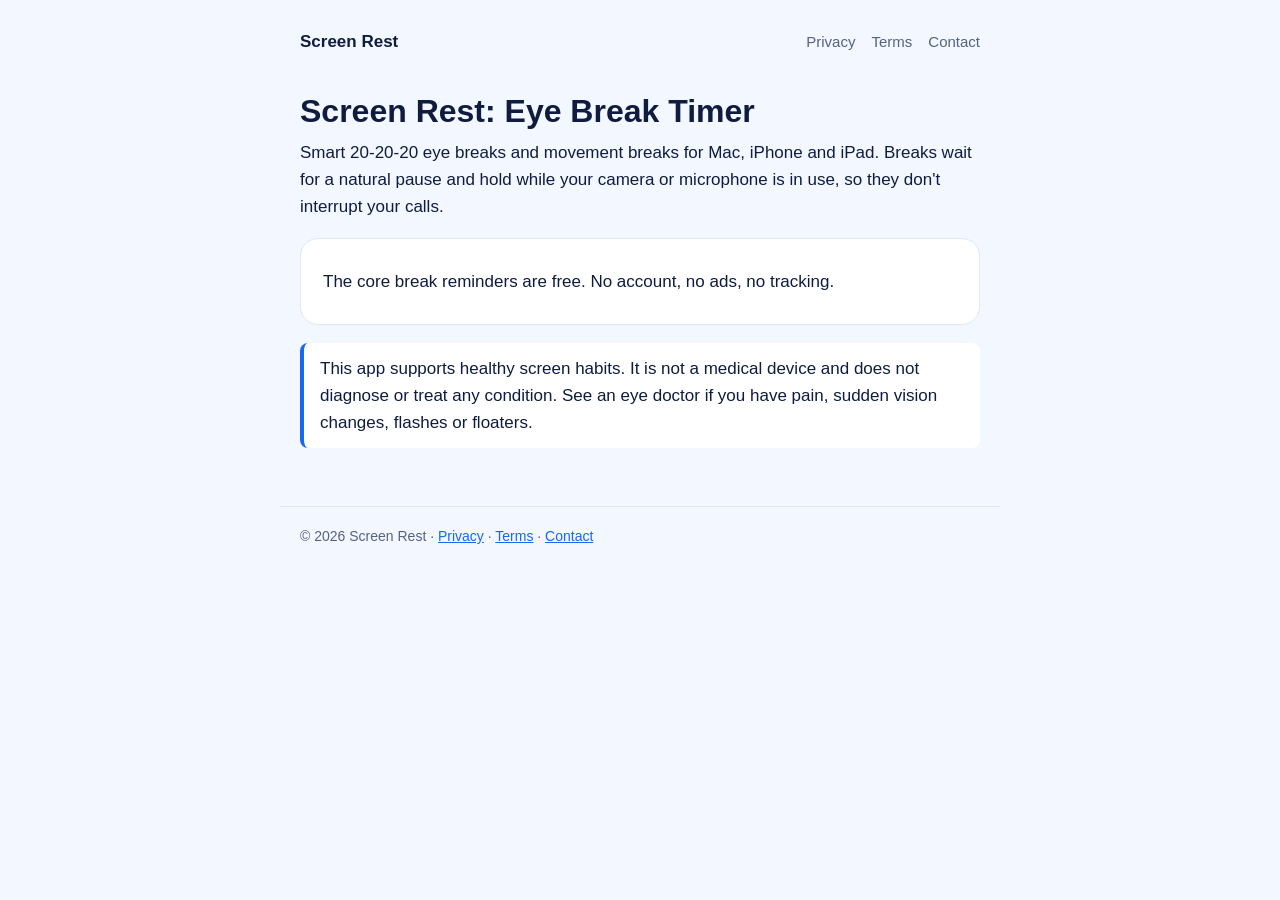
<file: index.html>
<!doctype html>
<html lang="en"><head><meta charset="utf-8"><meta name="viewport" content="width=device-width,initial-scale=1">
<title>Screen Rest: Eye Break Timer</title><meta name="description" content="Smart 20-20-20 eye breaks and movement breaks for Mac, iPhone and iPad.">
<link rel="stylesheet" href="style.css"></head>
<body><header><a class="brand" href="./">Screen Rest</a><nav><a href="privacy">Privacy</a><a href="terms">Terms</a><a href="contact">Contact</a></nav></header>
<main>
<h1>Screen Rest: Eye Break Timer</h1>
<p>Smart 20-20-20 eye breaks and movement breaks for Mac, iPhone and iPad. Breaks wait for a natural pause and hold while your camera or microphone is in use, so they don't interrupt your calls.</p>
<div class="card"><p>The core break reminders are free. No account, no ads, no tracking.</p></div>
<div class="note">This app supports healthy screen habits. It is not a medical device and does not diagnose or treat any condition. See an eye doctor if you have pain, sudden vision changes, flashes or floaters.</div>
</main><footer>© 2026 Screen Rest · <a href="privacy">Privacy</a> · <a href="terms">Terms</a> · <a href="contact">Contact</a></footer></body></html>
</file>
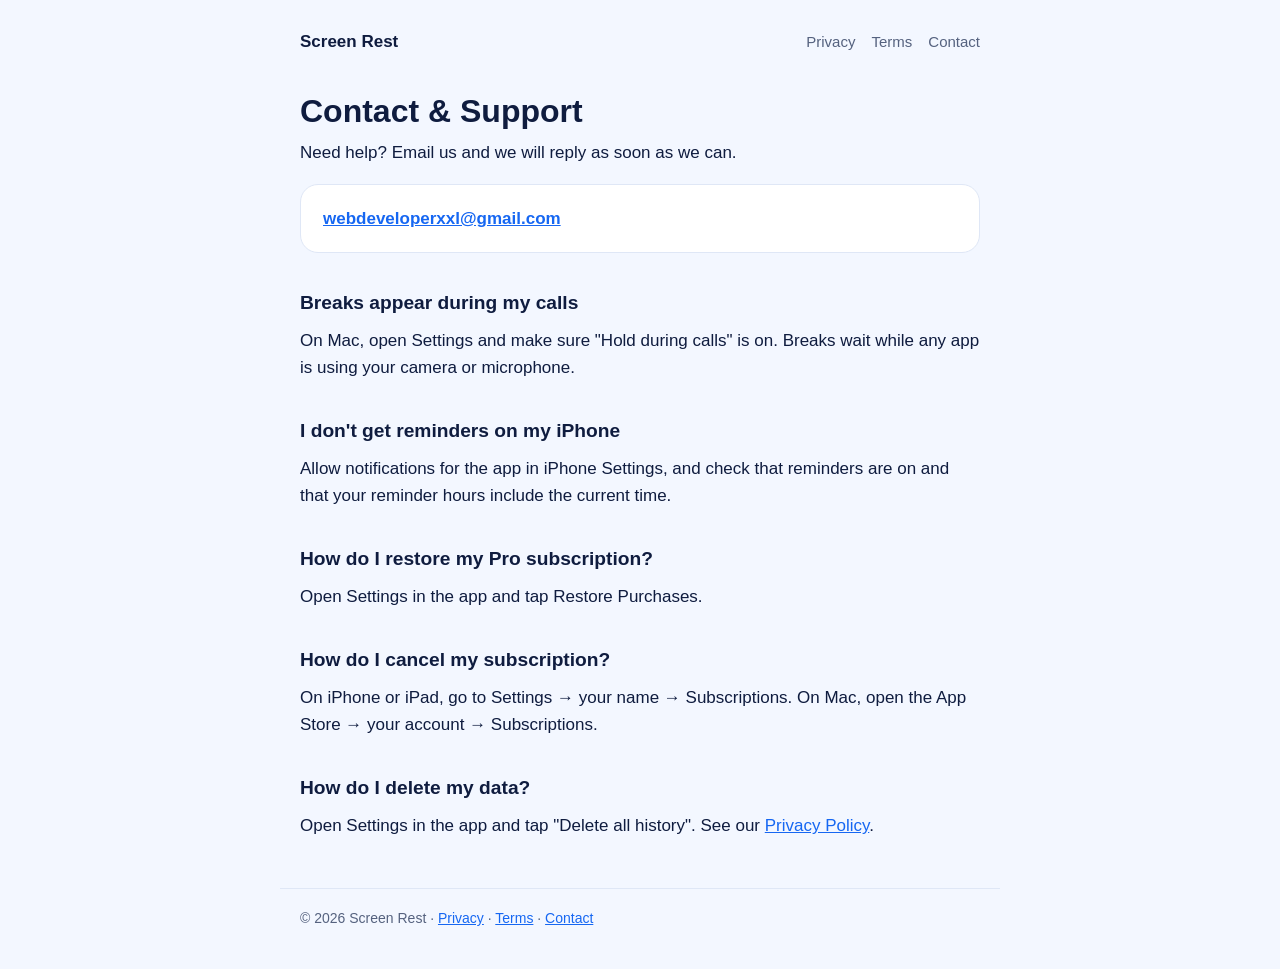
<file: contact.html>
<!doctype html>
<html lang="en"><head><meta charset="utf-8"><meta name="viewport" content="width=device-width,initial-scale=1">
<title>Contact · Screen Rest</title><meta name="description" content="Get help with Screen Rest.">
<link rel="stylesheet" href="style.css"></head>
<body><header><a class="brand" href="./">Screen Rest</a><nav><a href="privacy">Privacy</a><a href="terms">Terms</a><a href="contact">Contact</a></nav></header>
<main>
<h1>Contact &amp; Support</h1><p>Need help? Email us and we will reply as soon as we can.</p>
<div class="card"><strong><a href="mailto:webdeveloperxxl@gmail.com">webdeveloperxxl@gmail.com</a></strong></div>
<h2>Breaks appear during my calls</h2><p>On Mac, open Settings and make sure "Hold during calls" is on. Breaks wait while any app is using your camera or microphone.</p>
<h2>I don't get reminders on my iPhone</h2><p>Allow notifications for the app in iPhone Settings, and check that reminders are on and that your reminder hours include the current time.</p>
<h2>How do I restore my Pro subscription?</h2><p>Open Settings in the app and tap Restore Purchases.</p>
<h2>How do I cancel my subscription?</h2><p>On iPhone or iPad, go to Settings → your name → Subscriptions. On Mac, open the App Store → your account → Subscriptions.</p>
<h2>How do I delete my data?</h2><p>Open Settings in the app and tap "Delete all history". See our <a href="privacy">Privacy Policy</a>.</p>
</main><footer>© 2026 Screen Rest · <a href="privacy">Privacy</a> · <a href="terms">Terms</a> · <a href="contact">Contact</a></footer></body></html>
</file>
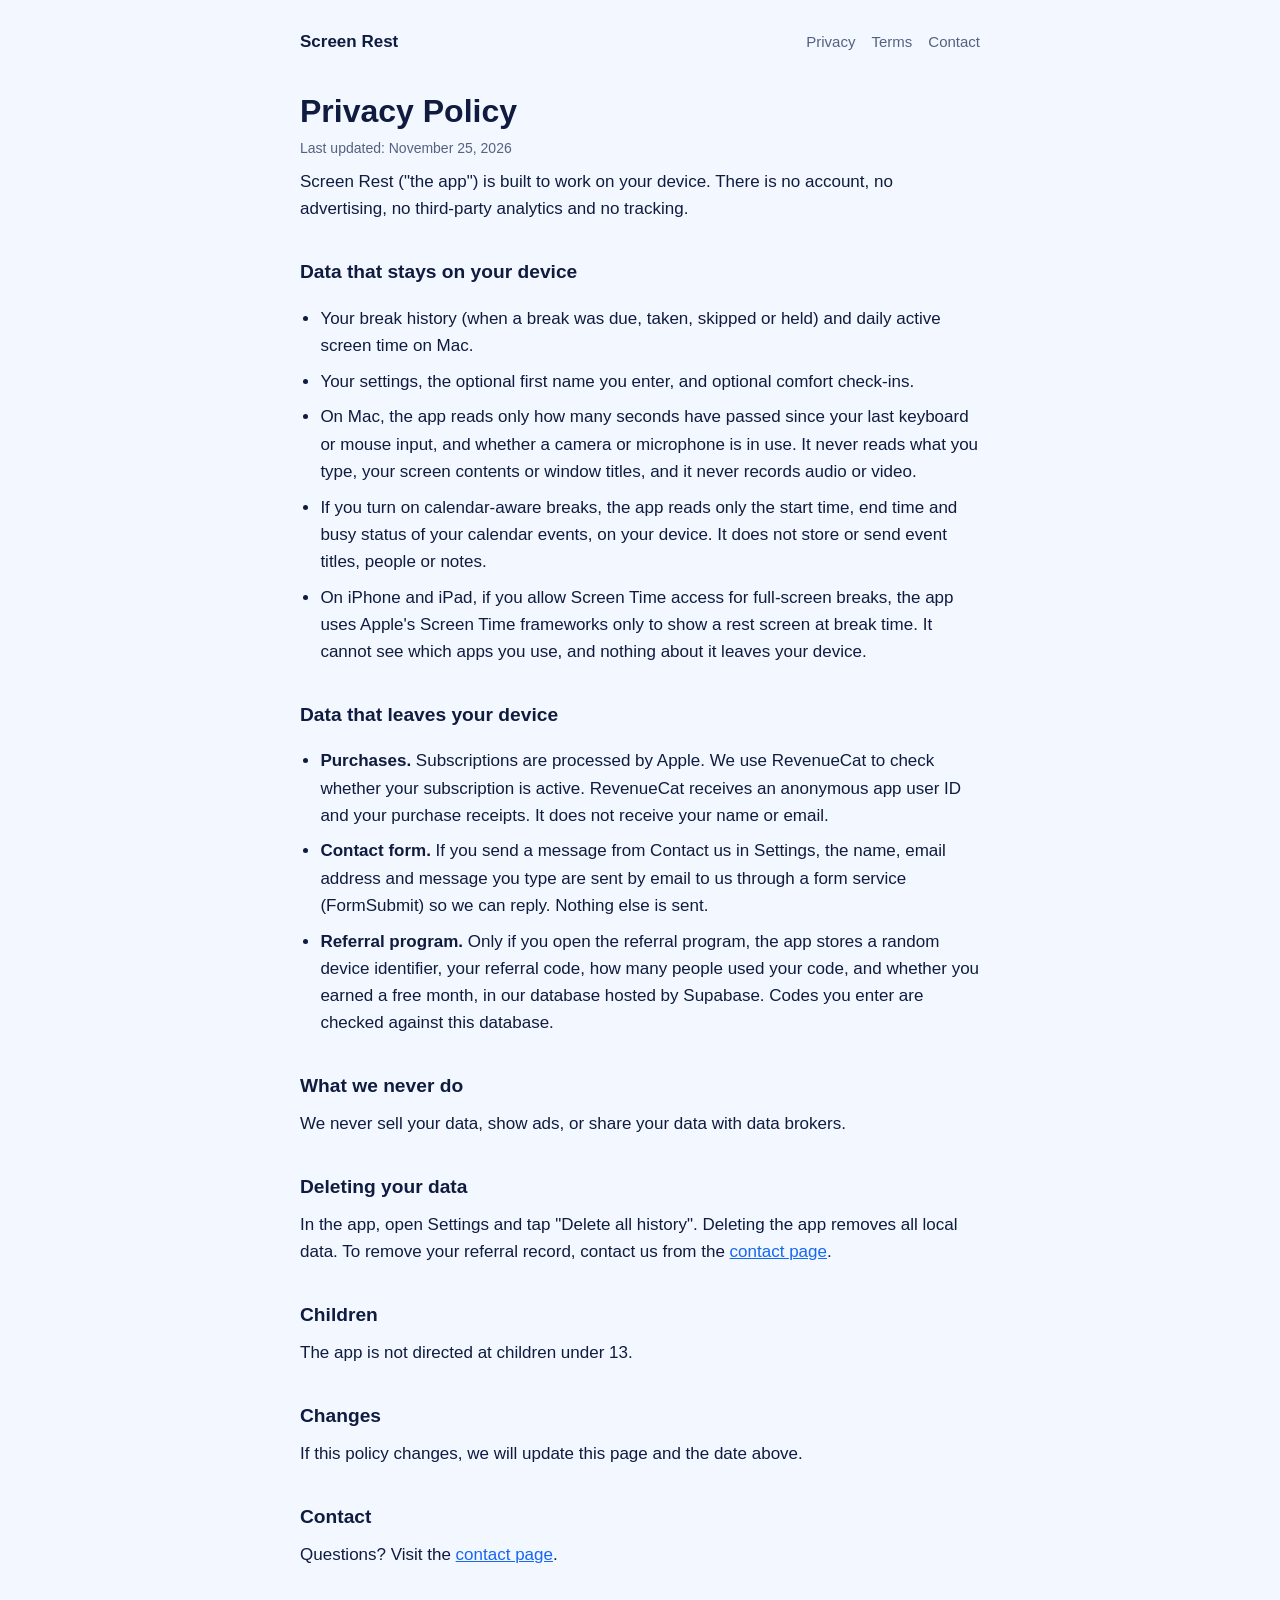
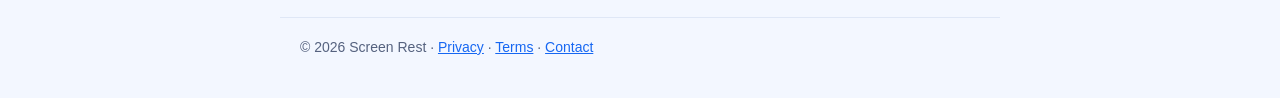
<file: privacy.html>
<!doctype html>
<html lang="en"><head><meta charset="utf-8"><meta name="viewport" content="width=device-width,initial-scale=1">
<title>Privacy Policy · Screen Rest</title><meta name="description" content="How Screen Rest handles your data.">
<link rel="stylesheet" href="style.css"></head>
<body><header><a class="brand" href="./">Screen Rest</a><nav><a href="privacy">Privacy</a><a href="terms">Terms</a><a href="contact">Contact</a></nav></header>
<main>
<h1>Privacy Policy</h1><p class="meta">Last updated: November 25, 2026</p>
<p>Screen Rest ("the app") is built to work on your device. There is no account, no advertising, no third-party analytics and no tracking.</p>
<h2>Data that stays on your device</h2>
<ul>
<li>Your break history (when a break was due, taken, skipped or held) and daily active screen time on Mac.</li>
<li>Your settings, the optional first name you enter, and optional comfort check-ins.</li>
<li>On Mac, the app reads only how many seconds have passed since your last keyboard or mouse input, and whether a camera or microphone is in use. It never reads what you type, your screen contents or window titles, and it never records audio or video.</li>
<li>If you turn on calendar-aware breaks, the app reads only the start time, end time and busy status of your calendar events, on your device. It does not store or send event titles, people or notes.</li>
<li>On iPhone and iPad, if you allow Screen Time access for full-screen breaks, the app uses Apple's Screen Time frameworks only to show a rest screen at break time. It cannot see which apps you use, and nothing about it leaves your device.</li>
</ul>
<h2>Data that leaves your device</h2>
<ul>
<li><strong>Purchases.</strong> Subscriptions are processed by Apple. We use RevenueCat to check whether your subscription is active. RevenueCat receives an anonymous app user ID and your purchase receipts. It does not receive your name or email.</li>
<li><strong>Contact form.</strong> If you send a message from Contact us in Settings, the name, email address and message you type are sent by email to us through a form service (FormSubmit) so we can reply. Nothing else is sent.</li>
<li><strong>Referral program.</strong> Only if you open the referral program, the app stores a random device identifier, your referral code, how many people used your code, and whether you earned a free month, in our database hosted by Supabase. Codes you enter are checked against this database.</li>
</ul>
<h2>What we never do</h2>
<p>We never sell your data, show ads, or share your data with data brokers.</p>
<h2>Deleting your data</h2>
<p>In the app, open Settings and tap "Delete all history". Deleting the app removes all local data. To remove your referral record, contact us from the <a href="contact">contact page</a>.</p>
<h2>Children</h2><p>The app is not directed at children under 13.</p>
<h2>Changes</h2><p>If this policy changes, we will update this page and the date above.</p>
<h2>Contact</h2><p>Questions? Visit the <a href="contact">contact page</a>.</p>
</main><footer>© 2026 Screen Rest · <a href="privacy">Privacy</a> · <a href="terms">Terms</a> · <a href="contact">Contact</a></footer></body></html>
</file>
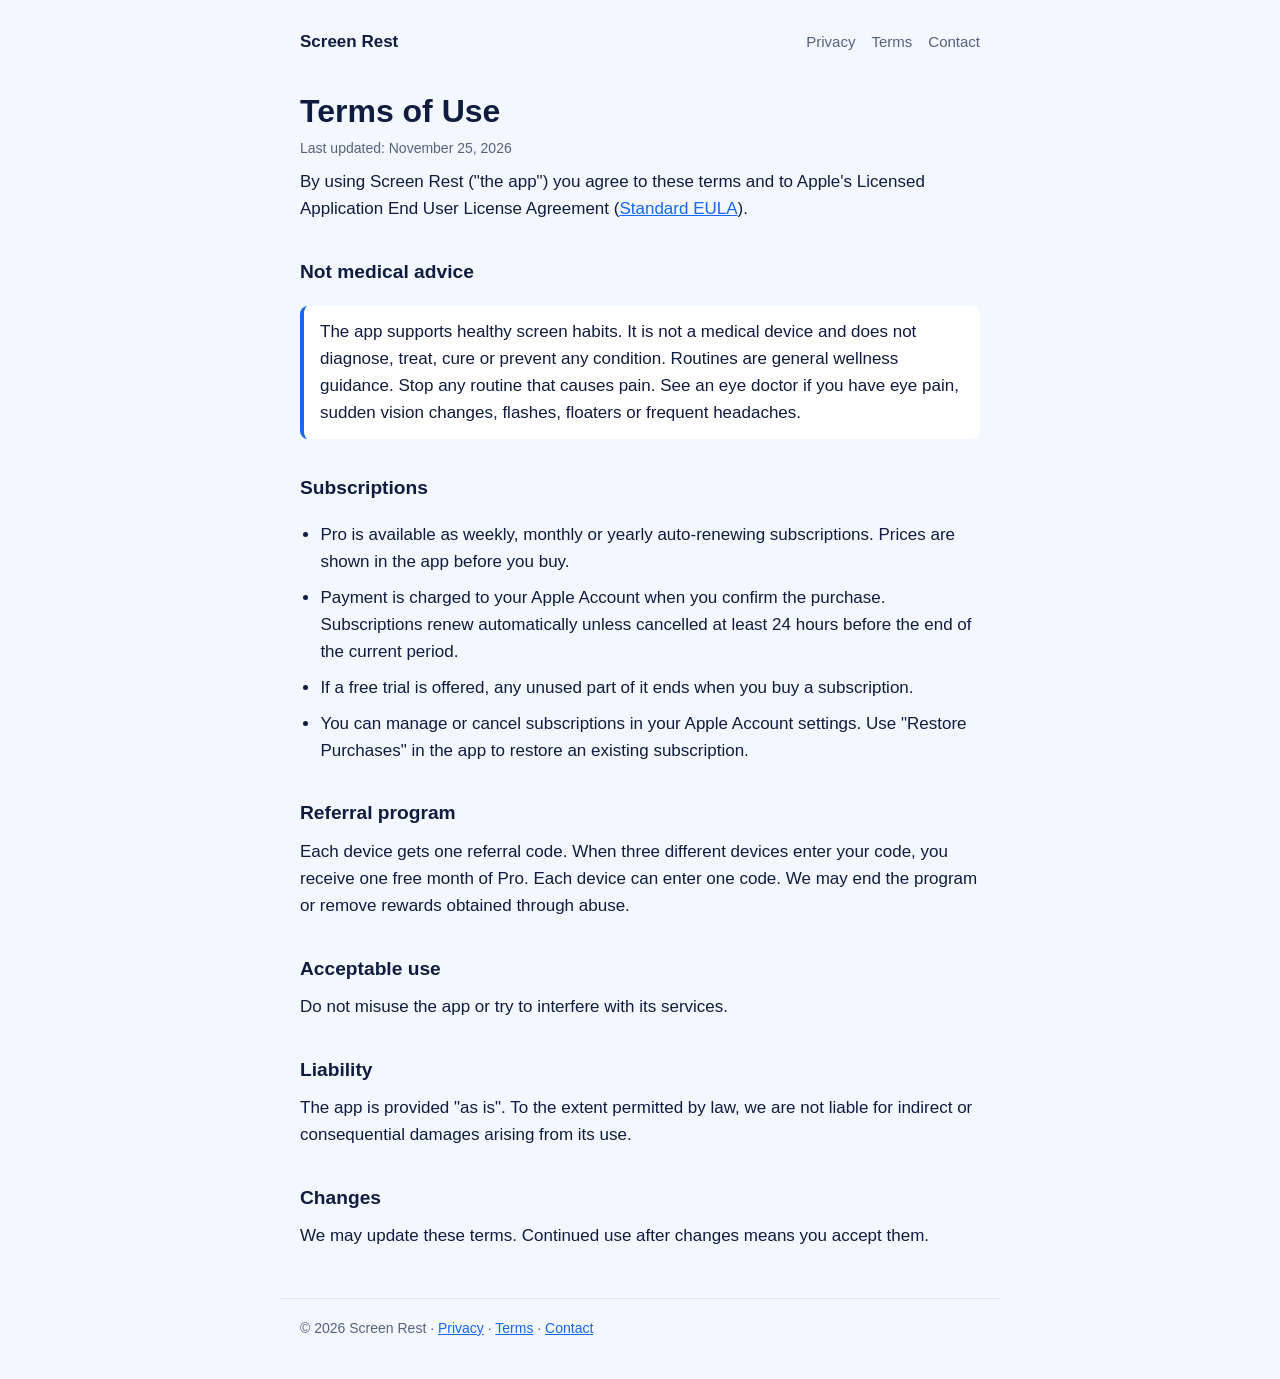
<file: terms.html>
<!doctype html>
<html lang="en"><head><meta charset="utf-8"><meta name="viewport" content="width=device-width,initial-scale=1">
<title>Terms of Use · Screen Rest</title><meta name="description" content="Terms of Use for Screen Rest.">
<link rel="stylesheet" href="style.css"></head>
<body><header><a class="brand" href="./">Screen Rest</a><nav><a href="privacy">Privacy</a><a href="terms">Terms</a><a href="contact">Contact</a></nav></header>
<main>
<h1>Terms of Use</h1><p class="meta">Last updated: November 25, 2026</p>
<p>By using Screen Rest ("the app") you agree to these terms and to Apple's Licensed Application End User License Agreement (<a href="https://www.apple.com/legal/internet-services/itunes/dev/stdeula/">Standard EULA</a>).</p>
<h2>Not medical advice</h2>
<div class="note">The app supports healthy screen habits. It is not a medical device and does not diagnose, treat, cure or prevent any condition. Routines are general wellness guidance. Stop any routine that causes pain. See an eye doctor if you have eye pain, sudden vision changes, flashes, floaters or frequent headaches.</div>
<h2>Subscriptions</h2>
<ul>
<li>Pro is available as weekly, monthly or yearly auto-renewing subscriptions. Prices are shown in the app before you buy.</li>
<li>Payment is charged to your Apple Account when you confirm the purchase. Subscriptions renew automatically unless cancelled at least 24 hours before the end of the current period.</li>
<li>If a free trial is offered, any unused part of it ends when you buy a subscription.</li>
<li>You can manage or cancel subscriptions in your Apple Account settings. Use "Restore Purchases" in the app to restore an existing subscription.</li>
</ul>
<h2>Referral program</h2>
<p>Each device gets one referral code. When three different devices enter your code, you receive one free month of Pro. Each device can enter one code. We may end the program or remove rewards obtained through abuse.</p>
<h2>Acceptable use</h2><p>Do not misuse the app or try to interfere with its services.</p>
<h2>Liability</h2><p>The app is provided "as is". To the extent permitted by law, we are not liable for indirect or consequential damages arising from its use.</p>
<h2>Changes</h2><p>We may update these terms. Continued use after changes means you accept them.</p>
</main><footer>© 2026 Screen Rest · <a href="privacy">Privacy</a> · <a href="terms">Terms</a> · <a href="contact">Contact</a></footer></body></html>
</file>
<file: style.css>
:root{--bg:#f3f7ff;--card:#fff;--text:#0f1c3f;--muted:#55627f;--accent:#1667f2;--line:#dfe7f6}
@media(prefers-color-scheme:dark){:root{--bg:#0b1020;--card:#141b30;--text:#eef2fb;--muted:#a3aec7;--accent:#5b9bff;--line:#243050}}
*{box-sizing:border-box}body{margin:0;background:var(--bg);color:var(--text);font:17px/1.6 -apple-system,BlinkMacSystemFont,"Segoe UI",Roboto,sans-serif}
header,main,footer{max-width:720px;margin:0 auto;padding:0 20px}header{padding-top:28px;display:flex;align-items:center;gap:12px;justify-content:space-between;flex-wrap:wrap}
.brand{font-weight:700;color:var(--text);text-decoration:none}nav a{color:var(--muted);text-decoration:none;margin-left:16px;font-size:15px}nav a:hover{color:var(--accent)}
main{padding-top:24px;padding-bottom:40px}h1{font-size:2rem;line-height:1.2;margin:.4em 0 .2em}h2{font-size:1.2rem;margin:1.8em 0 .4em}
.meta,footer{color:var(--muted);font-size:14px}p,li{margin:.5em 0}a{color:var(--accent)}ul{padding-left:1.2em}
.card{background:var(--card);border:1px solid var(--line);border-radius:18px;padding:20px 22px;margin:18px 0}
.note{background:var(--card);border-left:4px solid var(--accent);border-radius:8px;padding:12px 16px;margin:18px 0}
footer{padding-bottom:40px;border-top:1px solid var(--line);padding-top:18px}
</file>
